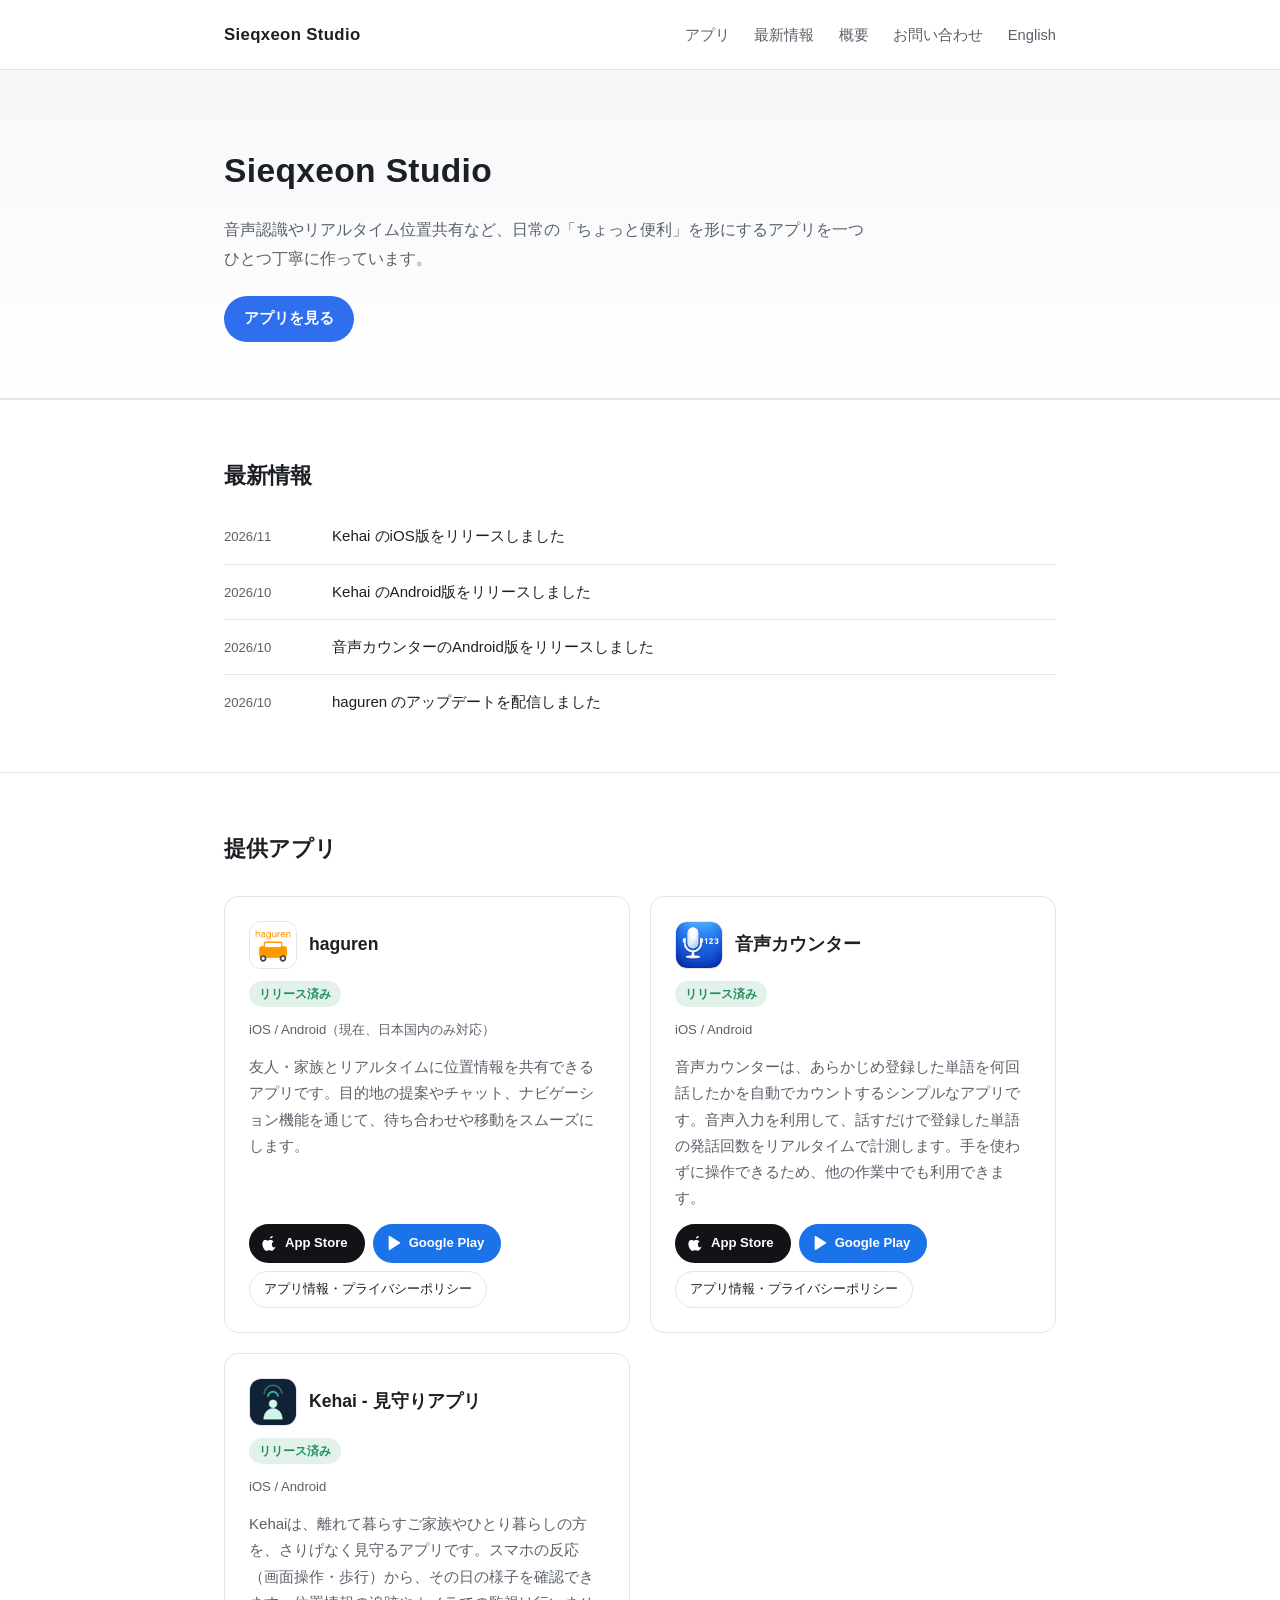
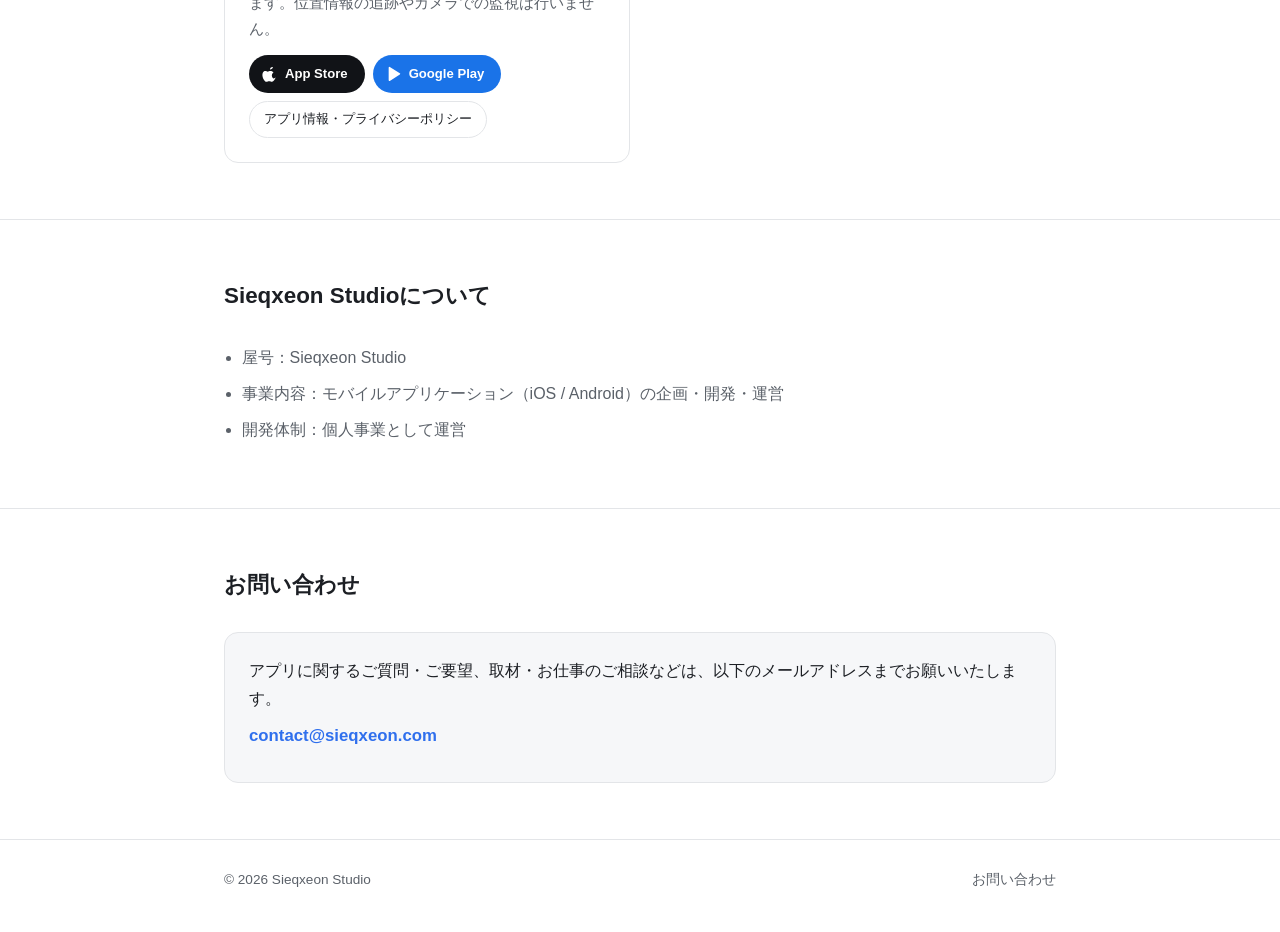
<file: index.html>
<!DOCTYPE html>
<html lang="ja">
<head>
<meta charset="UTF-8">
<meta name="viewport" content="width=device-width, initial-scale=1.0">
<title>Sieqxeon Studio</title>
<meta name="description" content="Sieqxeon Studioは、iOS/Androidアプリを開発・提供する個人開発スタジオです。">
<link rel="canonical" href="https://sieqxeon.com/">
<link rel="alternate" hreflang="ja" href="https://sieqxeon.com/">
<link rel="alternate" hreflang="en" href="https://sieqxeon.com/en/">
<link rel="alternate" hreflang="x-default" href="https://sieqxeon.com/">
<link rel="stylesheet" href="style.css">
</head>
<body>

<header class="site-header">
  <div class="wrap">
    <div class="brand">Sieqxeon Studio</div>
    <nav class="site-nav">
      <a href="#apps">アプリ</a>
      <a href="#updates">最新情報</a>
      <a href="#about">概要</a>
      <a href="#contact">お問い合わせ</a>
      <a href="en/index.html">English</a>
    </nav>
  </div>
</header>

<section class="hero">
  <div class="wrap">
    <h1>Sieqxeon Studio</h1>
    <p>音声認識やリアルタイム位置共有など、日常の「ちょっと便利」を形にするアプリを一つひとつ丁寧に作っています。</p>
    <a class="btn-primary" href="#apps">アプリを見る</a>
  </div>
</section>

<section id="updates">
  <div class="wrap">
    <h2>最新情報</h2>
    <ul class="updates-list">
      <li><time>2026/11</time> <span>Kehai のiOS版をリリースしました</span></li>
      <li><time>2026/10</time> <span>Kehai のAndroid版をリリースしました</span></li>
      <li><time>2026/10</time> <span>音声カウンターのAndroid版をリリースしました</span></li>
      <li><time>2026/10</time> <span>haguren のアップデートを配信しました</span></li>
    </ul>
  </div>
</section>

<section id="apps">
  <div class="wrap">
    <h2>提供アプリ</h2>
    <div class="app-grid">

      <div class="app-card">
        <div class="app-head">
          <img src="images/haguren-icon.png" alt="hagurenのアイコン" class="app-icon">
          <h3>haguren</h3>
        </div>
        <span class="badge live">リリース済み</span>
        <p class="platforms">iOS / Android（現在、日本国内のみ対応）</p>
        <p>友人・家族とリアルタイムに位置情報を共有できるアプリです。目的地の提案やチャット、ナビゲーション機能を通じて、待ち合わせや移動をスムーズにします。</p>
        <div class="app-links">
          <div class="store-row">
          <a class="store appstore" href="https://apps.apple.com/jp/app/haguren/id6762538890"><svg viewBox="0 0 24 24" width="16" height="16" fill="currentColor" aria-hidden="true"><path d="M16.37 1.43c0 1.14-.46 2.1-1.38 2.88-.9.76-1.98 1.2-3.08 1.1-.04-1.1.46-2.2 1.36-2.98.9-.78 2.06-1.2 3.1-1zM20.5 17.2c-.56 1.28-.83 1.86-1.55 2.98-1 1.56-2.4 3.5-4.14 3.52-1.54.02-1.94-1-4.02-1-2.08 0-2.52 1-4 1.02-1.68.02-2.96-1.68-3.96-3.24C.9 17.6-.18 13.1 1.28 10.1c.74-1.5 2.06-2.44 3.5-2.46 1.5-.02 2.9 1.02 3.82 1.02.9 0 2.62-1.26 4.42-1.08.76.04 2.86.3 4.22 2.28-.1.06-2.52 1.46-2.5 4.36.02 3.46 3.04 4.6 3.08 4.62z"/></svg>App Store</a>
          <a class="store googleplay" href="https://play.google.com/store/apps/details?id=com.sieq.haguren"><svg viewBox="0 0 24 24" width="16" height="16" fill="currentColor" aria-hidden="true"><path d="M4 2.5v19c0 .4.2.76.56.95.35.2.78.18 1.17-.06l15-9.5a1.1 1.1 0 000-1.87l-15-9.5A1.1 1.1 0 004 2.5z"/></svg>Google Play</a>
          </div>
          <a href="privacy-policy/haguren.html">アプリ情報・プライバシーポリシー</a>
        </div>
      </div>

      <div class="app-card">
        <div class="app-head">
          <img src="images/voice-word-count-icon.png" alt="音声カウンターのアイコン" class="app-icon">
          <h3>音声カウンター</h3>
        </div>
        <span class="badge live">リリース済み</span>
        <p class="platforms">iOS / Android</p>
        <p>音声カウンターは、あらかじめ登録した単語を何回話したかを自動でカウントするシンプルなアプリです。音声入力を利用して、話すだけで登録した単語の発話回数をリアルタイムで計測します。手を使わずに操作できるため、他の作業中でも利用できます。</p>
        <div class="app-links">
          <div class="store-row">
          <a class="store appstore" href="https://apps.apple.com/jp/app/%E9%9F%B3%E5%A3%B0%E3%82%AB%E3%82%A6%E3%83%B3%E3%82%BF%E3%83%BC/id6759959261"><svg viewBox="0 0 24 24" width="16" height="16" fill="currentColor" aria-hidden="true"><path d="M16.37 1.43c0 1.14-.46 2.1-1.38 2.88-.9.76-1.98 1.2-3.08 1.1-.04-1.1.46-2.2 1.36-2.98.9-.78 2.06-1.2 3.1-1zM20.5 17.2c-.56 1.28-.83 1.86-1.55 2.98-1 1.56-2.4 3.5-4.14 3.52-1.54.02-1.94-1-4.02-1-2.08 0-2.52 1-4 1.02-1.68.02-2.96-1.68-3.96-3.24C.9 17.6-.18 13.1 1.28 10.1c.74-1.5 2.06-2.44 3.5-2.46 1.5-.02 2.9 1.02 3.82 1.02.9 0 2.62-1.26 4.42-1.08.76.04 2.86.3 4.22 2.28-.1.06-2.52 1.46-2.5 4.36.02 3.46 3.04 4.6 3.08 4.62z"/></svg>App Store</a>
          <a class="store googleplay" href="https://play.google.com/store/apps/details?id=com.sieq.voskcounter"><svg viewBox="0 0 24 24" width="16" height="16" fill="currentColor" aria-hidden="true"><path d="M4 2.5v19c0 .4.2.76.56.95.35.2.78.18 1.17-.06l15-9.5a1.1 1.1 0 000-1.87l-15-9.5A1.1 1.1 0 004 2.5z"/></svg>Google Play</a>
          </div>
          <a href="privacy-policy/voicecount.html">アプリ情報・プライバシーポリシー</a>
        </div>
      </div>

      <div class="app-card">
        <div class="app-head">
          <img src="images/kehai-icon.png" alt="Kehaiのアイコン" class="app-icon">
          <h3>Kehai - 見守りアプリ</h3>
        </div>
        <span class="badge live">リリース済み</span>
        <p class="platforms">iOS / Android</p>
        <p>Kehaiは、離れて暮らすご家族やひとり暮らしの方を、さりげなく見守るアプリです。スマホの反応（画面操作・歩行）から、その日の様子を確認できます。位置情報の追跡やカメラでの監視は行いません。</p>
        <div class="app-links">
          <div class="store-row">
          <a class="store appstore" href="https://apps.apple.com/jp/app/kehai/id6794115521"><svg viewBox="0 0 24 24" width="16" height="16" fill="currentColor" aria-hidden="true"><path d="M16.37 1.43c0 1.14-.46 2.1-1.38 2.88-.9.76-1.98 1.2-3.08 1.1-.04-1.1.46-2.2 1.36-2.98.9-.78 2.06-1.2 3.1-1zM20.5 17.2c-.56 1.28-.83 1.86-1.55 2.98-1 1.56-2.4 3.5-4.14 3.52-1.54.02-1.94-1-4.02-1-2.08 0-2.52 1-4 1.02-1.68.02-2.96-1.68-3.96-3.24C.9 17.6-.18 13.1 1.28 10.1c.74-1.5 2.06-2.44 3.5-2.46 1.5-.02 2.9 1.02 3.82 1.02.9 0 2.62-1.26 4.42-1.08.76.04 2.86.3 4.22 2.28-.1.06-2.52 1.46-2.5 4.36.02 3.46 3.04 4.6 3.08 4.62z"/></svg>App Store</a>
          <a class="store googleplay" href="https://play.google.com/store/apps/details?id=com.sieq.ripple"><svg viewBox="0 0 24 24" width="16" height="16" fill="currentColor" aria-hidden="true"><path d="M4 2.5v19c0 .4.2.76.56.95.35.2.78.18 1.17-.06l15-9.5a1.1 1.1 0 000-1.87l-15-9.5A1.1 1.1 0 004 2.5z"/></svg>Google Play</a>
          </div>
          <a href="privacy-policy/kehai.html">アプリ情報・プライバシーポリシー</a>
        </div>
      </div>

    </div>
  </div>
</section>

<section id="about">
  <div class="wrap">
    <h2>Sieqxeon Studioについて</h2>
    <ul class="about-list">
      <li>屋号：Sieqxeon Studio</li>
      <li>事業内容：モバイルアプリケーション（iOS / Android）の企画・開発・運営</li>
      <li>開発体制：個人事業として運営</li>
    </ul>
  </div>
</section>

<section id="contact">
  <div class="wrap">
    <h2>お問い合わせ</h2>
    <div class="contact-box">
      <p>アプリに関するご質問・ご要望、取材・お仕事のご相談などは、以下のメールアドレスまでお願いいたします。</p>
      <p class="email"><a href="mailto:contact@sieqxeon.com">contact@sieqxeon.com</a></p>
    </div>
  </div>
</section>

<footer class="site-footer">
  <div class="wrap">
    <span>&copy; <span id="year"></span> Sieqxeon Studio</span>
    <a href="mailto:contact@sieqxeon.com">お問い合わせ</a>
  </div>
</footer>

<script>
  document.getElementById('year').textContent = new Date().getFullYear();
</script>

</body>
</html>
</file>
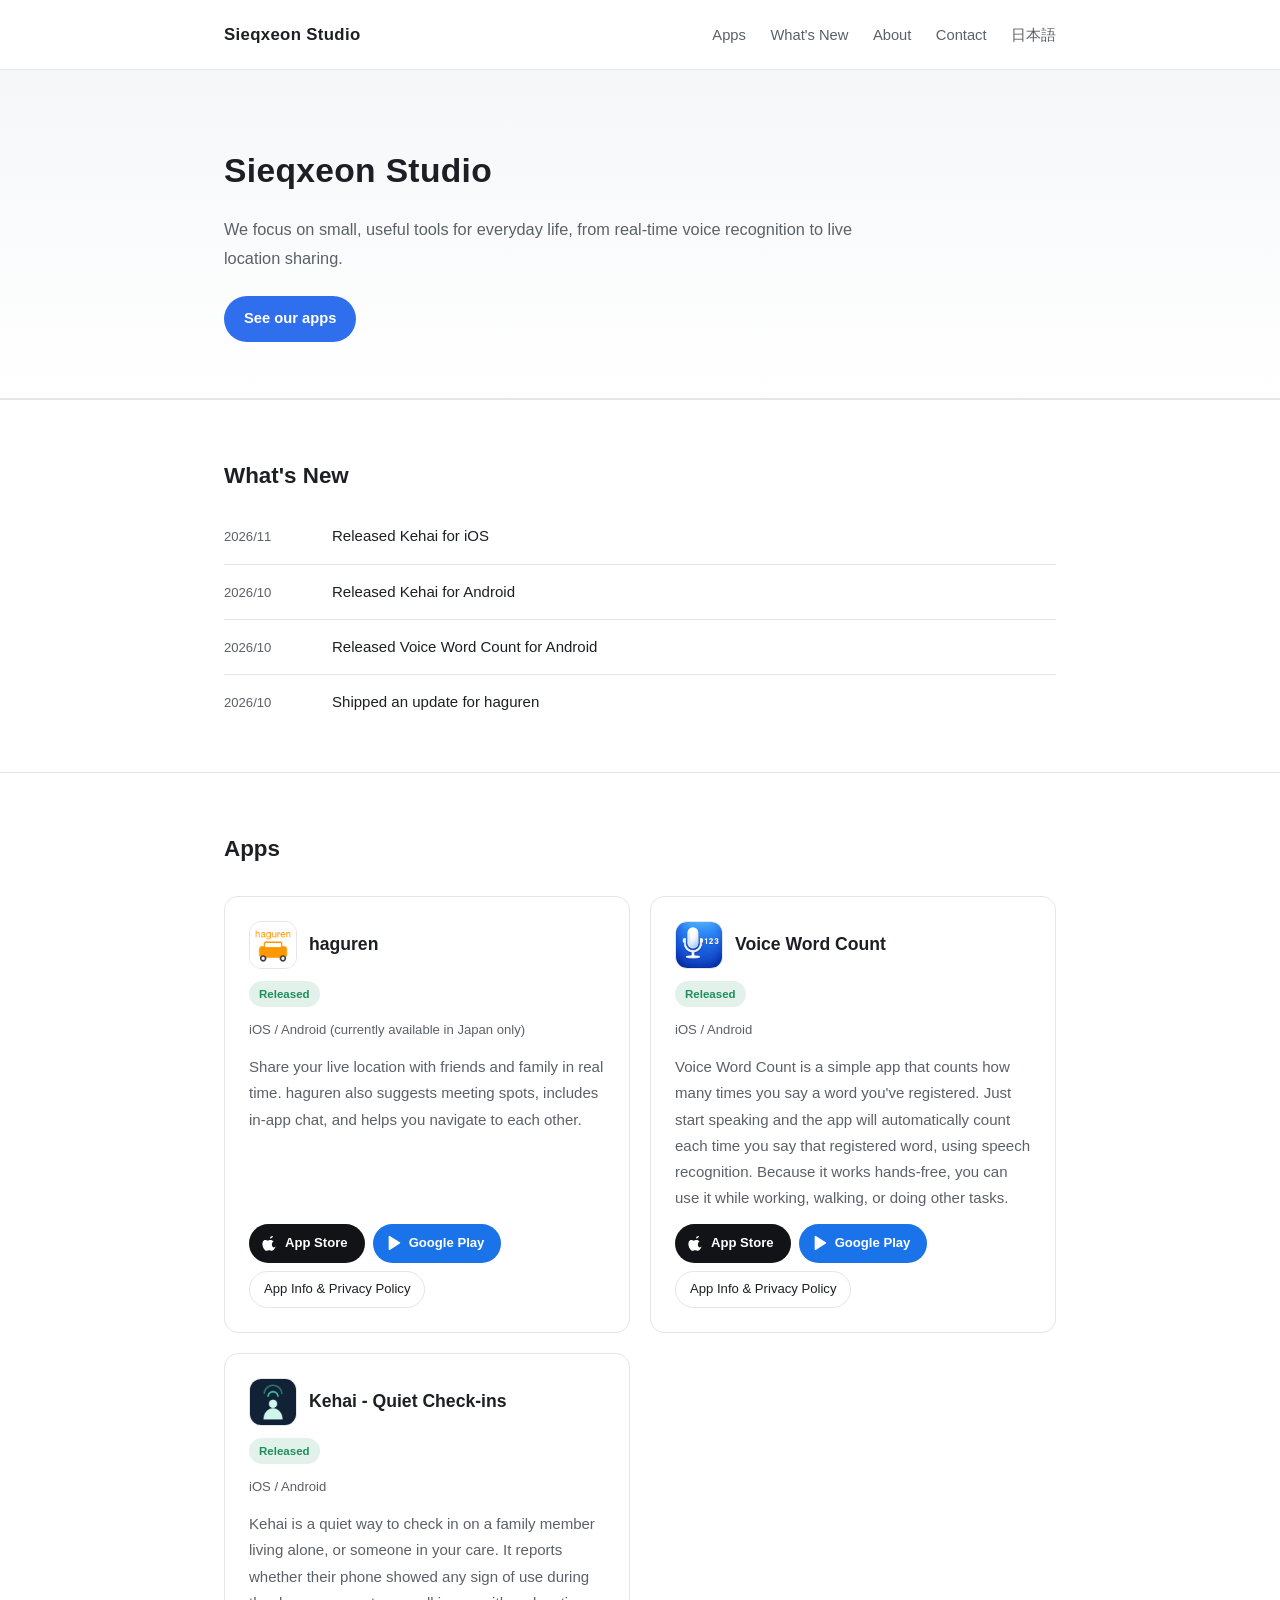
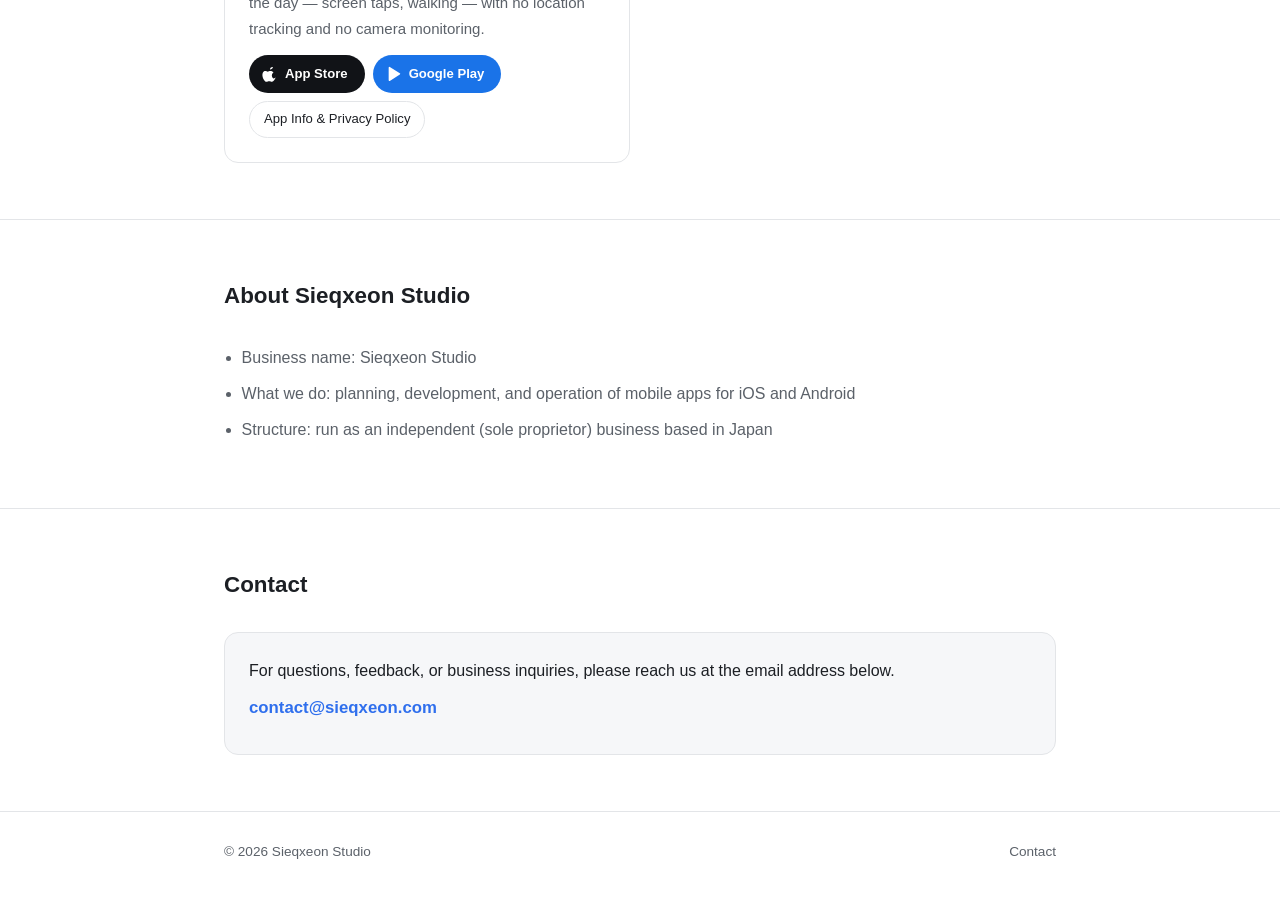
<file: en/index.html>
<!DOCTYPE html>
<html lang="en">
<head>
<meta charset="UTF-8">
<meta name="viewport" content="width=device-width, initial-scale=1.0">
<title>Sieqxeon Studio</title>
<meta name="description" content="Sieqxeon Studio is an independent mobile app studio building iOS and Android apps.">
<link rel="canonical" href="https://sieqxeon.com/en/">
<link rel="alternate" hreflang="ja" href="https://sieqxeon.com/">
<link rel="alternate" hreflang="en" href="https://sieqxeon.com/en/">
<link rel="alternate" hreflang="x-default" href="https://sieqxeon.com/">
<link rel="stylesheet" href="../style.css">
</head>
<body>

<header class="site-header">
  <div class="wrap">
    <div class="brand">Sieqxeon Studio</div>
    <nav class="site-nav">
      <a href="#apps">Apps</a>
      <a href="#updates">What's New</a>
      <a href="#about">About</a>
      <a href="#contact">Contact</a>
      <a href="../index.html">日本語</a>
    </nav>
  </div>
</header>

<section class="hero">
  <div class="wrap">
    <h1>Sieqxeon Studio</h1>
    <p>We focus on small, useful tools for everyday life, from real-time voice recognition to live location sharing.</p>
    <a class="btn-primary" href="#apps">See our apps</a>
  </div>
</section>

<section id="updates">
  <div class="wrap">
    <h2>What's New</h2>
    <ul class="updates-list">
      <li><time>2026/11</time> <span>Released Kehai for iOS</span></li>
      <li><time>2026/10</time> <span>Released Kehai for Android</span></li>
      <li><time>2026/10</time> <span>Released Voice Word Count for Android</span></li>
      <li><time>2026/10</time> <span>Shipped an update for haguren</span></li>
    </ul>
  </div>
</section>

<section id="apps">
  <div class="wrap">
    <h2>Apps</h2>
    <div class="app-grid">

      <div class="app-card">
        <div class="app-head">
          <img src="../images/haguren-icon.png" alt="haguren app icon" class="app-icon">
          <h3>haguren</h3>
        </div>
        <span class="badge live">Released</span>
        <p class="platforms">iOS / Android (currently available in Japan only)</p>
        <p>Share your live location with friends and family in real time. haguren also suggests meeting spots, includes in-app chat, and helps you navigate to each other.</p>
        <div class="app-links">
          <div class="store-row">
          <a class="store appstore" href="https://apps.apple.com/jp/app/haguren/id6762538890"><svg viewBox="0 0 24 24" width="16" height="16" fill="currentColor" aria-hidden="true"><path d="M16.37 1.43c0 1.14-.46 2.1-1.38 2.88-.9.76-1.98 1.2-3.08 1.1-.04-1.1.46-2.2 1.36-2.98.9-.78 2.06-1.2 3.1-1zM20.5 17.2c-.56 1.28-.83 1.86-1.55 2.98-1 1.56-2.4 3.5-4.14 3.52-1.54.02-1.94-1-4.02-1-2.08 0-2.52 1-4 1.02-1.68.02-2.96-1.68-3.96-3.24C.9 17.6-.18 13.1 1.28 10.1c.74-1.5 2.06-2.44 3.5-2.46 1.5-.02 2.9 1.02 3.82 1.02.9 0 2.62-1.26 4.42-1.08.76.04 2.86.3 4.22 2.28-.1.06-2.52 1.46-2.5 4.36.02 3.46 3.04 4.6 3.08 4.62z"/></svg>App Store</a>
          <a class="store googleplay" href="https://play.google.com/store/apps/details?id=com.sieq.haguren"><svg viewBox="0 0 24 24" width="16" height="16" fill="currentColor" aria-hidden="true"><path d="M4 2.5v19c0 .4.2.76.56.95.35.2.78.18 1.17-.06l15-9.5a1.1 1.1 0 000-1.87l-15-9.5A1.1 1.1 0 004 2.5z"/></svg>Google Play</a>
          </div>
          <a href="../privacy-policy/haguren.html">App Info &amp; Privacy Policy</a>
        </div>
      </div>

      <div class="app-card">
        <div class="app-head">
          <img src="../images/voice-word-count-icon.png" alt="Voice Word Count app icon" class="app-icon">
          <h3>Voice Word Count</h3>
        </div>
        <span class="badge live">Released</span>
        <p class="platforms">iOS / Android</p>
        <p>Voice Word Count is a simple app that counts how many times you say a word you've registered. Just start speaking and the app will automatically count each time you say that registered word, using speech recognition. Because it works hands-free, you can use it while working, walking, or doing other tasks.</p>
        <div class="app-links">
          <div class="store-row">
          <a class="store appstore" href="https://apps.apple.com/us/app/id6759959261"><svg viewBox="0 0 24 24" width="16" height="16" fill="currentColor" aria-hidden="true"><path d="M16.37 1.43c0 1.14-.46 2.1-1.38 2.88-.9.76-1.98 1.2-3.08 1.1-.04-1.1.46-2.2 1.36-2.98.9-.78 2.06-1.2 3.1-1zM20.5 17.2c-.56 1.28-.83 1.86-1.55 2.98-1 1.56-2.4 3.5-4.14 3.52-1.54.02-1.94-1-4.02-1-2.08 0-2.52 1-4 1.02-1.68.02-2.96-1.68-3.96-3.24C.9 17.6-.18 13.1 1.28 10.1c.74-1.5 2.06-2.44 3.5-2.46 1.5-.02 2.9 1.02 3.82 1.02.9 0 2.62-1.26 4.42-1.08.76.04 2.86.3 4.22 2.28-.1.06-2.52 1.46-2.5 4.36.02 3.46 3.04 4.6 3.08 4.62z"/></svg>App Store</a>
          <a class="store googleplay" href="https://play.google.com/store/apps/details?id=com.sieq.voskcounter"><svg viewBox="0 0 24 24" width="16" height="16" fill="currentColor" aria-hidden="true"><path d="M4 2.5v19c0 .4.2.76.56.95.35.2.78.18 1.17-.06l15-9.5a1.1 1.1 0 000-1.87l-15-9.5A1.1 1.1 0 004 2.5z"/></svg>Google Play</a>
          </div>
          <a href="../privacy-policy/voicecount.html">App Info &amp; Privacy Policy</a>
        </div>
      </div>

      <div class="app-card">
        <div class="app-head">
          <img src="../images/kehai-icon.png" alt="Kehai app icon" class="app-icon">
          <h3>Kehai - Quiet Check-ins</h3>
        </div>
        <span class="badge live">Released</span>
        <p class="platforms">iOS / Android</p>
        <p>Kehai is a quiet way to check in on a family member living alone, or someone in your care. It reports whether their phone showed any sign of use during the day — screen taps, walking — with no location tracking and no camera monitoring.</p>
        <div class="app-links">
          <div class="store-row">
          <a class="store appstore" href="https://apps.apple.com/jp/app/kehai/id6794115521"><svg viewBox="0 0 24 24" width="16" height="16" fill="currentColor" aria-hidden="true"><path d="M16.37 1.43c0 1.14-.46 2.1-1.38 2.88-.9.76-1.98 1.2-3.08 1.1-.04-1.1.46-2.2 1.36-2.98.9-.78 2.06-1.2 3.1-1zM20.5 17.2c-.56 1.28-.83 1.86-1.55 2.98-1 1.56-2.4 3.5-4.14 3.52-1.54.02-1.94-1-4.02-1-2.08 0-2.52 1-4 1.02-1.68.02-2.96-1.68-3.96-3.24C.9 17.6-.18 13.1 1.28 10.1c.74-1.5 2.06-2.44 3.5-2.46 1.5-.02 2.9 1.02 3.82 1.02.9 0 2.62-1.26 4.42-1.08.76.04 2.86.3 4.22 2.28-.1.06-2.52 1.46-2.5 4.36.02 3.46 3.04 4.6 3.08 4.62z"/></svg>App Store</a>
          <a class="store googleplay" href="https://play.google.com/store/apps/details?id=com.sieq.ripple"><svg viewBox="0 0 24 24" width="16" height="16" fill="currentColor" aria-hidden="true"><path d="M4 2.5v19c0 .4.2.76.56.95.35.2.78.18 1.17-.06l15-9.5a1.1 1.1 0 000-1.87l-15-9.5A1.1 1.1 0 004 2.5z"/></svg>Google Play</a>
          </div>
          <a href="../privacy-policy/kehai.html">App Info &amp; Privacy Policy</a>
        </div>
      </div>

    </div>
  </div>
</section>

<section id="about">
  <div class="wrap">
    <h2>About Sieqxeon Studio</h2>
    <ul class="about-list">
      <li>Business name: Sieqxeon Studio</li>
      <li>What we do: planning, development, and operation of mobile apps for iOS and Android</li>
      <li>Structure: run as an independent (sole proprietor) business based in Japan</li>
    </ul>
  </div>
</section>

<section id="contact">
  <div class="wrap">
    <h2>Contact</h2>
    <div class="contact-box">
      <p>For questions, feedback, or business inquiries, please reach us at the email address below.</p>
      <p class="email"><a href="mailto:contact@sieqxeon.com">contact@sieqxeon.com</a></p>
    </div>
  </div>
</section>

<footer class="site-footer">
  <div class="wrap">
    <span>&copy; <span id="year"></span> Sieqxeon Studio</span>
    <a href="mailto:contact@sieqxeon.com">Contact</a>
  </div>
</footer>

<script>
  document.getElementById('year').textContent = new Date().getFullYear();
</script>

</body>
</html>
</file>
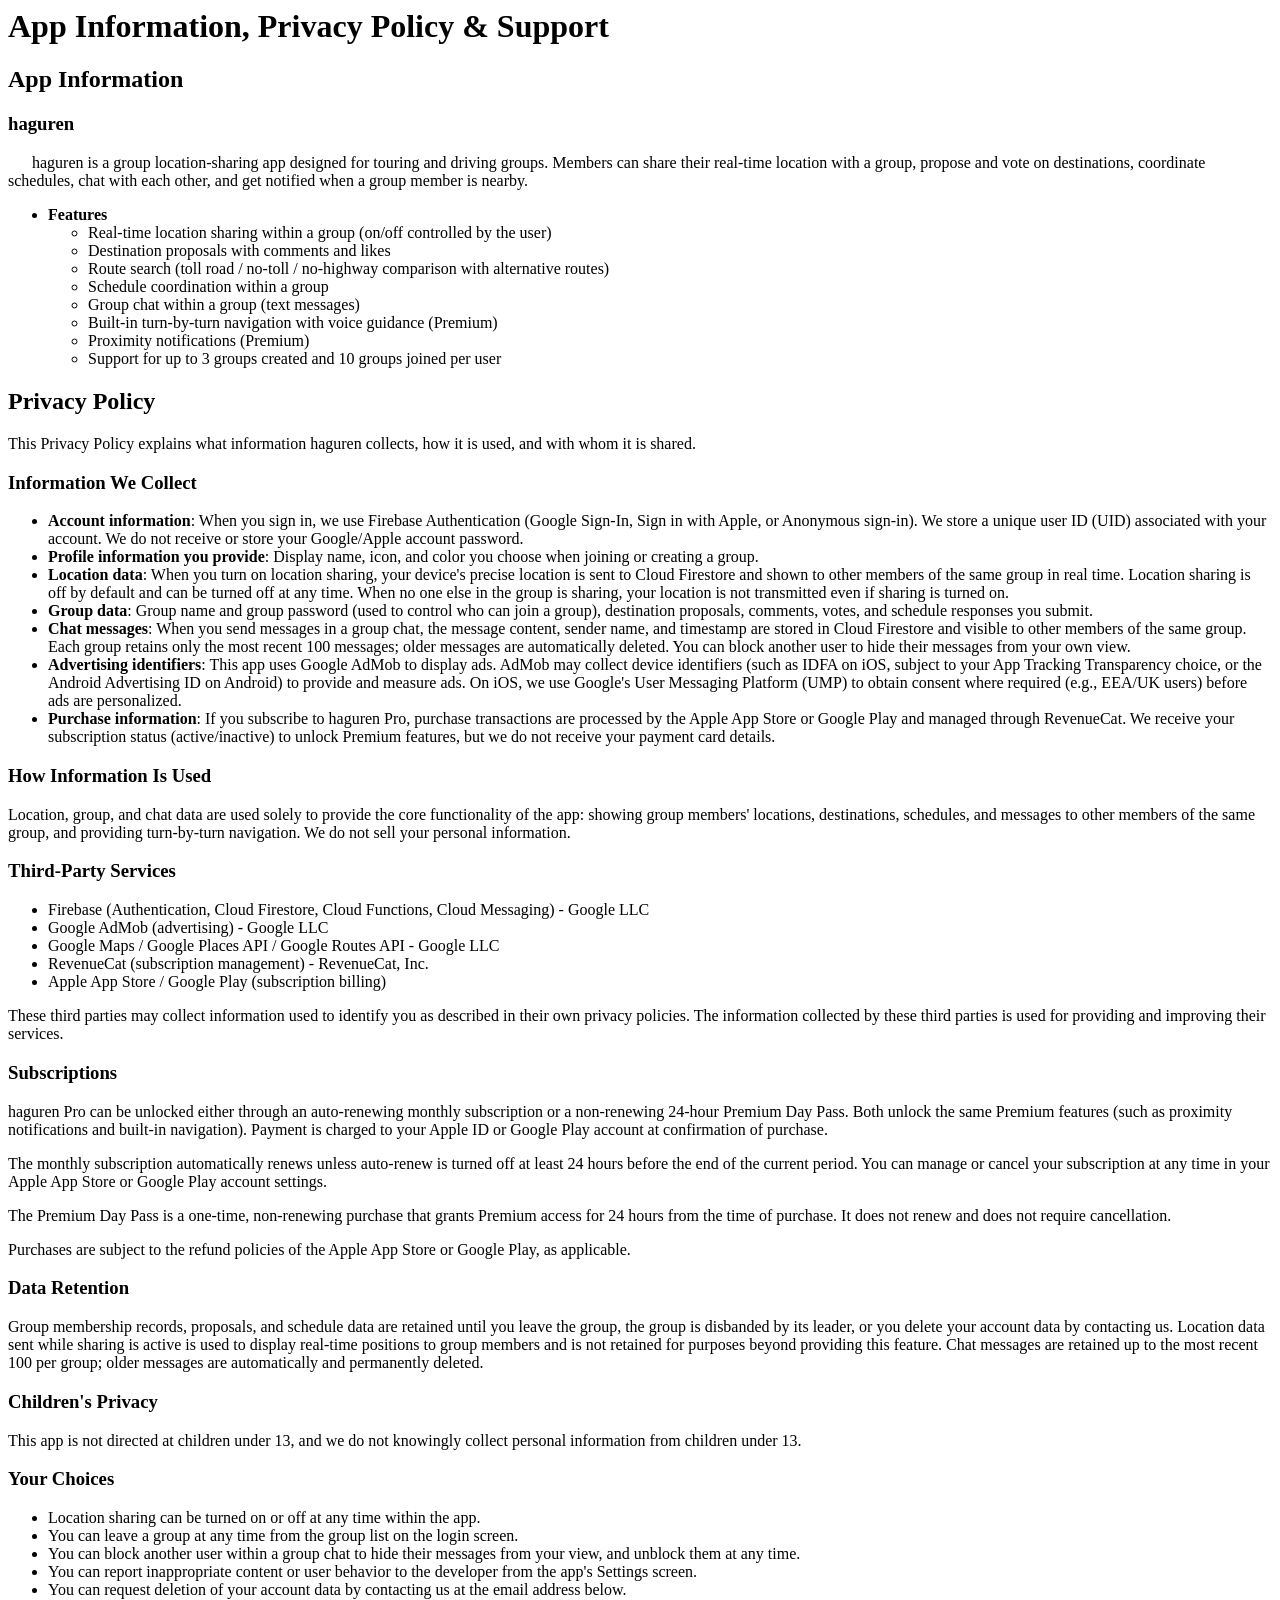
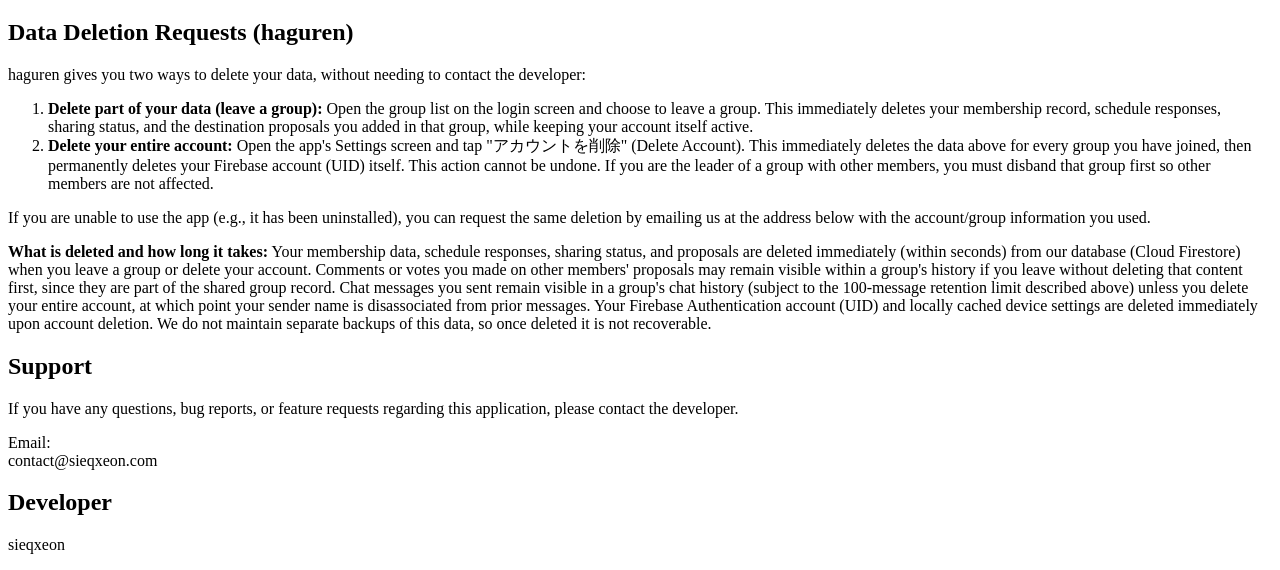
<file: privacy-policy/haguren.html>
<html>
<head>
<meta charset="utf-8">
<meta name="viewport" content="width=device-width, initial-scale=1.0">
<title>haguren - Policy, Support & App Information</title>
<link rel="canonical" href="https://sieqxeon.com/privacy-policy/haguren.html">
</head>

<body>

<h1>App Information, Privacy Policy & Support</h1>

<h2>App Information</h2>

<h3>haguren</h3>

<p style="text-indent:1.5em;">
haguren is a group location-sharing app designed for touring and driving groups.
Members can share their real-time location with a group, propose and vote on
destinations, coordinate schedules, chat with each other, and get notified when
a group member is nearby.
</p>

<ul>
<li><b>Features</b>
    <ul>
        <li>Real-time location sharing within a group (on/off controlled by the user)</li>
        <li>Destination proposals with comments and likes</li>
        <li>Route search (toll road / no-toll / no-highway comparison with alternative routes)</li>
        <li>Schedule coordination within a group</li>
        <li>Group chat within a group (text messages)</li>
        <li>Built-in turn-by-turn navigation with voice guidance (Premium)</li>
        <li>Proximity notifications (Premium)</li>
        <li>Support for up to 3 groups created and 10 groups joined per user</li>
    </ul>
</li>
</ul>

<h2>Privacy Policy</h2>

<p>
This Privacy Policy explains what information haguren collects, how it is used,
and with whom it is shared.
</p>

<h3>Information We Collect</h3>

<ul>
<li>
<b>Account information</b>: When you sign in, we use Firebase Authentication
(Google Sign-In, Sign in with Apple, or Anonymous sign-in). We store a unique
user ID (UID) associated with your account. We do not receive or store your
Google/Apple account password.
</li>
<li>
<b>Profile information you provide</b>: Display name, icon, and color you choose
when joining or creating a group.
</li>
<li>
<b>Location data</b>: When you turn on location sharing, your device's precise
location is sent to Cloud Firestore and shown to other members of the same group
in real time. Location sharing is off by default and can be turned off at any time.
When no one else in the group is sharing, your location is not transmitted even if
sharing is turned on.
</li>
<li>
<b>Group data</b>: Group name and group password (used to control who can join
a group), destination proposals, comments, votes, and schedule responses you submit.
</li>
<li>
<b>Chat messages</b>: When you send messages in a group chat, the message content,
sender name, and timestamp are stored in Cloud Firestore and visible to other
members of the same group. Each group retains only the most recent 100 messages;
older messages are automatically deleted. You can block another user to hide their
messages from your own view.
</li>
<li>
<b>Advertising identifiers</b>: This app uses Google AdMob to display ads. AdMob
may collect device identifiers (such as IDFA on iOS, subject to your App Tracking
Transparency choice, or the Android Advertising ID on Android) to provide and
measure ads. On iOS, we use Google's User Messaging Platform (UMP) to obtain
consent where required (e.g., EEA/UK users) before ads are personalized.
</li>
<li>
<b>Purchase information</b>: If you subscribe to haguren Pro, purchase
transactions are processed by the Apple App Store or Google Play and managed
through RevenueCat. We receive your subscription status (active/inactive) to
unlock Premium features, but we do not receive your payment card details.
</li>
</ul>

<h3>How Information Is Used</h3>

<p>
Location, group, and chat data are used solely to provide the core functionality
of the app: showing group members' locations, destinations, schedules, and
messages to other members of the same group, and providing turn-by-turn
navigation. We do not sell your personal information.
</p>

<h3>Third-Party Services</h3>

<ul>
<li>Firebase (Authentication, Cloud Firestore, Cloud Functions, Cloud Messaging) - Google LLC</li>
<li>Google AdMob (advertising) - Google LLC</li>
<li>Google Maps / Google Places API / Google Routes API - Google LLC</li>
<li>RevenueCat (subscription management) - RevenueCat, Inc.</li>
<li>Apple App Store / Google Play (subscription billing)</li>
</ul>

<p>
These third parties may collect information used to identify you as described in
their own privacy policies. The information collected by these third parties is
used for providing and improving their services.
</p>

<h3>Subscriptions</h3>

<p>
haguren Pro can be unlocked either through an auto-renewing monthly
subscription or a non-renewing 24-hour Premium Day Pass. Both unlock the same
Premium features (such as proximity notifications and built-in navigation).
Payment is charged to your Apple ID or Google Play account at confirmation of
purchase.
</p>

<p>
The monthly subscription automatically renews unless auto-renew is turned off
at least 24 hours before the end of the current period. You can manage or
cancel your subscription at any time in your Apple App Store or Google Play
account settings.
</p>

<p>
The Premium Day Pass is a one-time, non-renewing purchase that grants Premium
access for 24 hours from the time of purchase. It does not renew and does not
require cancellation.
</p>

<p>
Purchases are subject to the refund policies of the Apple App Store or Google
Play, as applicable.
</p>

<h3>Data Retention</h3>

<p>
Group membership records, proposals, and schedule data are retained until you
leave the group, the group is disbanded by its leader, or you delete your account
data by contacting us. Location data sent while sharing is active is used to
display real-time positions to group members and is not retained for purposes
beyond providing this feature. Chat messages are retained up to the most recent
100 per group; older messages are automatically and permanently deleted.
</p>

<h3>Children's Privacy</h3>

<p>
This app is not directed at children under 13, and we do not knowingly collect
personal information from children under 13.
</p>

<h3>Your Choices</h3>

<ul>
<li>Location sharing can be turned on or off at any time within the app.</li>
<li>You can leave a group at any time from the group list on the login screen.</li>
<li>You can block another user within a group chat to hide their messages from
your view, and unblock them at any time.</li>
<li>You can report inappropriate content or user behavior to the developer from
the app's Settings screen.</li>
<li>You can request deletion of your account data by contacting us at the email
address below.</li>
</ul>

<h2 id="data-deletion">Data Deletion Requests (haguren)</h2>

<p>
haguren gives you two ways to delete your data, without needing to contact the
developer:
</p>

<ol>
<li>
<b>Delete part of your data (leave a group):</b> Open the group list on the
login screen and choose to leave a group. This immediately deletes your
membership record, schedule responses, sharing status, and the destination
proposals you added in that group, while keeping your account itself active.
</li>
<li>
<b>Delete your entire account:</b> Open the app's Settings screen and tap
"アカウントを削除" (Delete Account). This immediately deletes the data above
for every group you have joined, then permanently deletes your Firebase
account (UID) itself. This action cannot be undone. If you are the leader of
a group with other members, you must disband that group first so other
members are not affected.
</li>
</ol>

<p>
If you are unable to use the app (e.g., it has been uninstalled), you can
request the same deletion by emailing us at the address below with the
account/group information you used.
</p>

<p>
<b>What is deleted and how long it takes:</b> Your membership data, schedule
responses, sharing status, and proposals are deleted immediately (within
seconds) from our database (Cloud Firestore) when you leave a group or delete
your account. Comments or votes you made on other members' proposals may
remain visible within a group's history if you leave without deleting that
content first, since they are part of the shared group record. Chat messages
you sent remain visible in a group's chat history (subject to the 100-message
retention limit described above) unless you delete your entire account, at
which point your sender name is disassociated from prior messages. Your
Firebase Authentication account (UID) and locally cached device settings are
deleted immediately upon account deletion. We do not maintain separate backups
of this data, so once deleted it is not recoverable.
</p>

<h2>Support</h2>

<p>If you have any questions, bug reports, or feature requests regarding this application, please contact the developer.</p>

<p>Email:<br>
contact@sieqxeon.com
</p>

<h2>Developer</h2>

<p>sieqxeon</p>

</body>
</html>
</file>
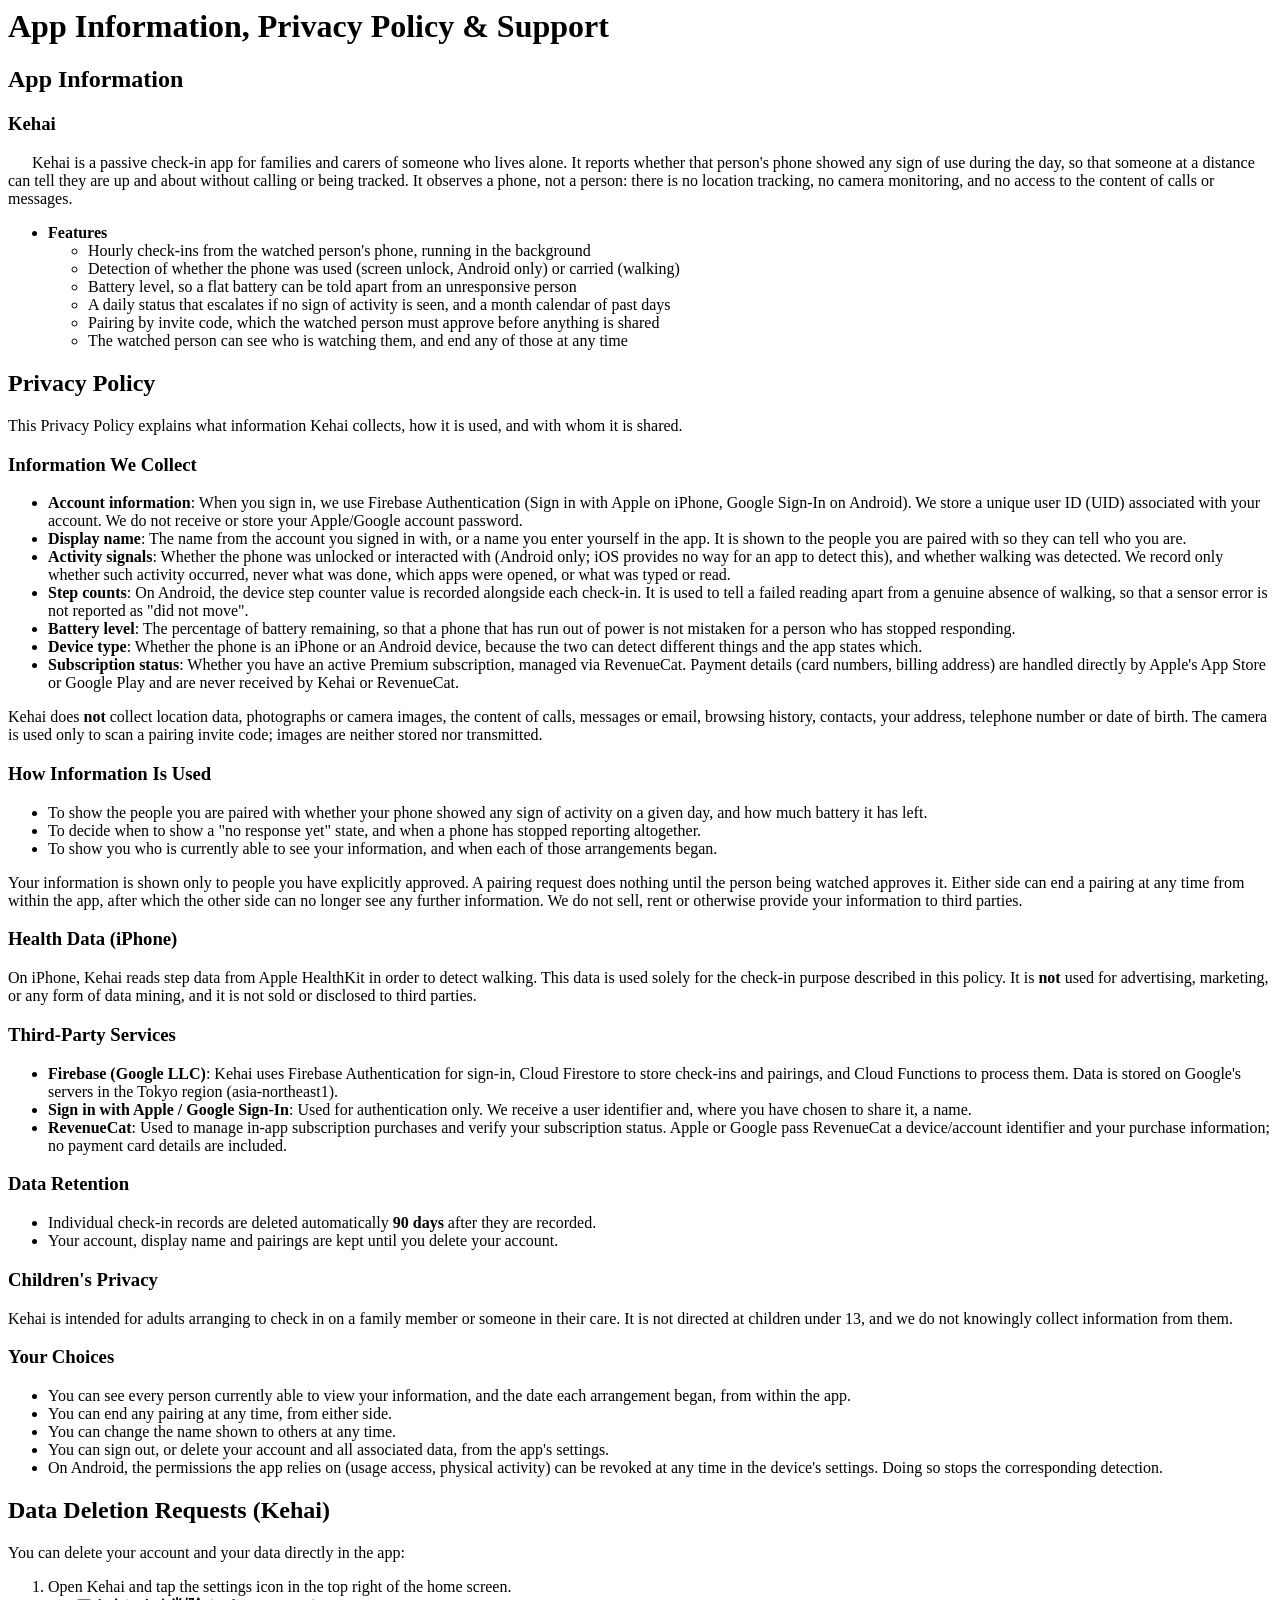
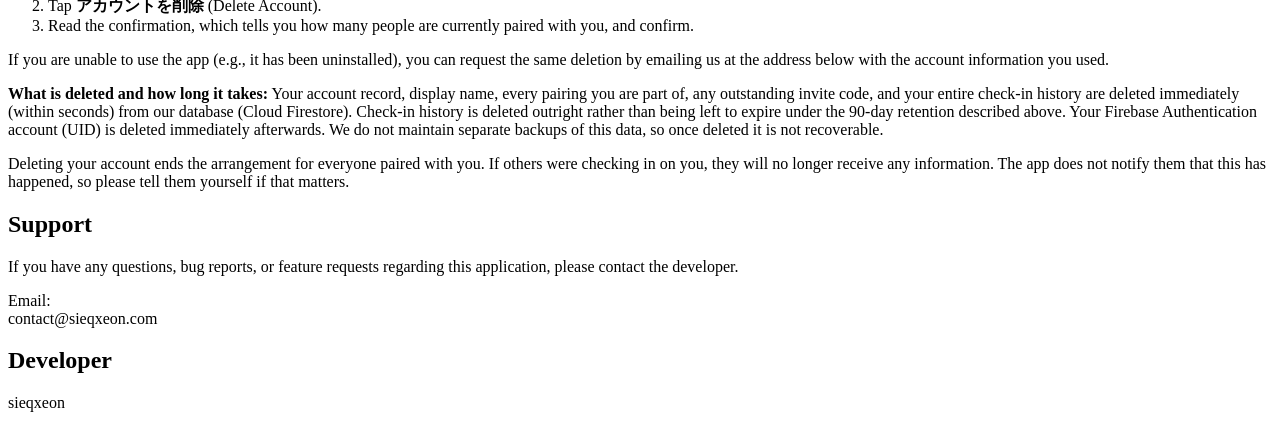
<file: privacy-policy/kehai.html>
<html>
<head>
<meta charset="utf-8">
<meta name="viewport" content="width=device-width, initial-scale=1.0">
<title>Kehai - Policy, Support &amp; App Information</title>
<link rel="canonical" href="https://sieqxeon.com/privacy-policy/kehai.html">
</head>

<body>

<h1>App Information, Privacy Policy &amp; Support</h1>

<h2>App Information</h2>

<h3>Kehai</h3>

<p style="text-indent:1.5em;">
Kehai is a passive check-in app for families and carers of someone who lives
alone. It reports whether that person's phone showed any sign of use during the
day, so that someone at a distance can tell they are up and about without
calling or being tracked. It observes a phone, not a person: there is no
location tracking, no camera monitoring, and no access to the content of calls
or messages.
</p>

<ul>
<li><b>Features</b>
    <ul>
        <li>Hourly check-ins from the watched person's phone, running in the background</li>
        <li>Detection of whether the phone was used (screen unlock, Android only) or carried (walking)</li>
        <li>Battery level, so a flat battery can be told apart from an unresponsive person</li>
        <li>A daily status that escalates if no sign of activity is seen, and a month calendar of past days</li>
        <li>Pairing by invite code, which the watched person must approve before anything is shared</li>
        <li>The watched person can see who is watching them, and end any of those at any time</li>
    </ul>
</li>
</ul>

<h2>Privacy Policy</h2>

<p>
This Privacy Policy explains what information Kehai collects, how it is used,
and with whom it is shared.
</p>

<h3>Information We Collect</h3>

<ul>
<li>
<b>Account information</b>: When you sign in, we use Firebase Authentication
(Sign in with Apple on iPhone, Google Sign-In on Android). We store a unique
user ID (UID) associated with your account. We do not receive or store your
Apple/Google account password.
</li>
<li>
<b>Display name</b>: The name from the account you signed in with, or a name you
enter yourself in the app. It is shown to the people you are paired with so they
can tell who you are.
</li>
<li>
<b>Activity signals</b>: Whether the phone was unlocked or interacted with
(Android only; iOS provides no way for an app to detect this), and whether
walking was detected. We record only whether such activity occurred, never what
was done, which apps were opened, or what was typed or read.
</li>
<li>
<b>Step counts</b>: On Android, the device step counter value is recorded
alongside each check-in. It is used to tell a failed reading apart from a
genuine absence of walking, so that a sensor error is not reported as "did not
move".
</li>
<li>
<b>Battery level</b>: The percentage of battery remaining, so that a phone that
has run out of power is not mistaken for a person who has stopped responding.
</li>
<li>
<b>Device type</b>: Whether the phone is an iPhone or an Android device, because
the two can detect different things and the app states which.
</li>
<li>
<b>Subscription status</b>: Whether you have an active Premium subscription,
managed via RevenueCat. Payment details (card numbers, billing address) are
handled directly by Apple's App Store or Google Play and are never received by
Kehai or RevenueCat.
</li>
</ul>

<p>
Kehai does <b>not</b> collect location data, photographs or camera images, the
content of calls, messages or email, browsing history, contacts, your address,
telephone number or date of birth. The camera is used only to scan a pairing
invite code; images are neither stored nor transmitted.
</p>

<h3>How Information Is Used</h3>

<ul>
<li>
To show the people you are paired with whether your phone showed any sign of
activity on a given day, and how much battery it has left.
</li>
<li>
To decide when to show a "no response yet" state, and when a phone has stopped
reporting altogether.
</li>
<li>
To show you who is currently able to see your information, and when each of
those arrangements began.
</li>
</ul>

<p>
Your information is shown only to people you have explicitly approved. A pairing
request does nothing until the person being watched approves it. Either side can
end a pairing at any time from within the app, after which the other side can no
longer see any further information. We do not sell, rent or otherwise provide
your information to third parties.
</p>

<h3>Health Data (iPhone)</h3>

<p>
On iPhone, Kehai reads step data from Apple HealthKit in order to detect
walking. This data is used solely for the check-in purpose described in this
policy. It is <b>not</b> used for advertising, marketing, or any form of data
mining, and it is not sold or disclosed to third parties.
</p>

<h3>Third-Party Services</h3>

<ul>
<li>
<b>Firebase (Google LLC)</b>: Kehai uses Firebase Authentication for sign-in,
Cloud Firestore to store check-ins and pairings, and Cloud Functions to process
them. Data is stored on Google's servers in the Tokyo region
(asia-northeast1).
</li>
<li>
<b>Sign in with Apple / Google Sign-In</b>: Used for authentication only. We
receive a user identifier and, where you have chosen to share it, a name.
</li>
<li>
<b>RevenueCat</b>: Used to manage in-app subscription purchases and verify
your subscription status. Apple or Google pass RevenueCat a device/account
identifier and your purchase information; no payment card details are
included.
</li>
</ul>

<h3>Data Retention</h3>

<ul>
<li>
Individual check-in records are deleted automatically <b>90 days</b> after they
are recorded.
</li>
<li>
Your account, display name and pairings are kept until you delete your account.
</li>
</ul>

<h3>Children's Privacy</h3>

<p>
Kehai is intended for adults arranging to check in on a family member or someone
in their care. It is not directed at children under 13, and we do not knowingly
collect information from them.
</p>

<h3>Your Choices</h3>

<ul>
<li>
You can see every person currently able to view your information, and the date
each arrangement began, from within the app.
</li>
<li>
You can end any pairing at any time, from either side.
</li>
<li>
You can change the name shown to others at any time.
</li>
<li>
You can sign out, or delete your account and all associated data, from the app's
settings.
</li>
<li>
On Android, the permissions the app relies on (usage access, physical activity)
can be revoked at any time in the device's settings. Doing so stops the
corresponding detection.
</li>
</ul>

<h2 id="data-deletion">Data Deletion Requests (Kehai)</h2>

<p>You can delete your account and your data directly in the app:</p>

<ol>
<li>Open Kehai and tap the settings icon in the top right of the home screen.</li>
<li>Tap <b>アカウントを削除</b> (Delete Account).</li>
<li>Read the confirmation, which tells you how many people are currently paired
with you, and confirm.</li>
</ol>

<p>
If you are unable to use the app (e.g., it has been uninstalled), you can request
the same deletion by emailing us at the address below with the account
information you used.
</p>

<p>
<b>What is deleted and how long it takes:</b> Your account record, display name,
every pairing you are part of, any outstanding invite code, and your entire
check-in history are deleted immediately (within seconds) from our database
(Cloud Firestore). Check-in history is deleted outright rather than being left to
expire under the 90-day retention described above. Your Firebase Authentication
account (UID) is deleted immediately afterwards. We do not maintain separate
backups of this data, so once deleted it is not recoverable.
</p>

<p>
Deleting your account ends the arrangement for everyone paired with you. If
others were checking in on you, they will no longer receive any information. The
app does not notify them that this has happened, so please tell them yourself if
that matters.
</p>

<h2>Support</h2>

<p>If you have any questions, bug reports, or feature requests regarding this application, please contact the developer.</p>

<p>Email:<br>
contact@sieqxeon.com
</p>

<h2>Developer</h2>

<p>sieqxeon</p>

</body>
</html>
</file>
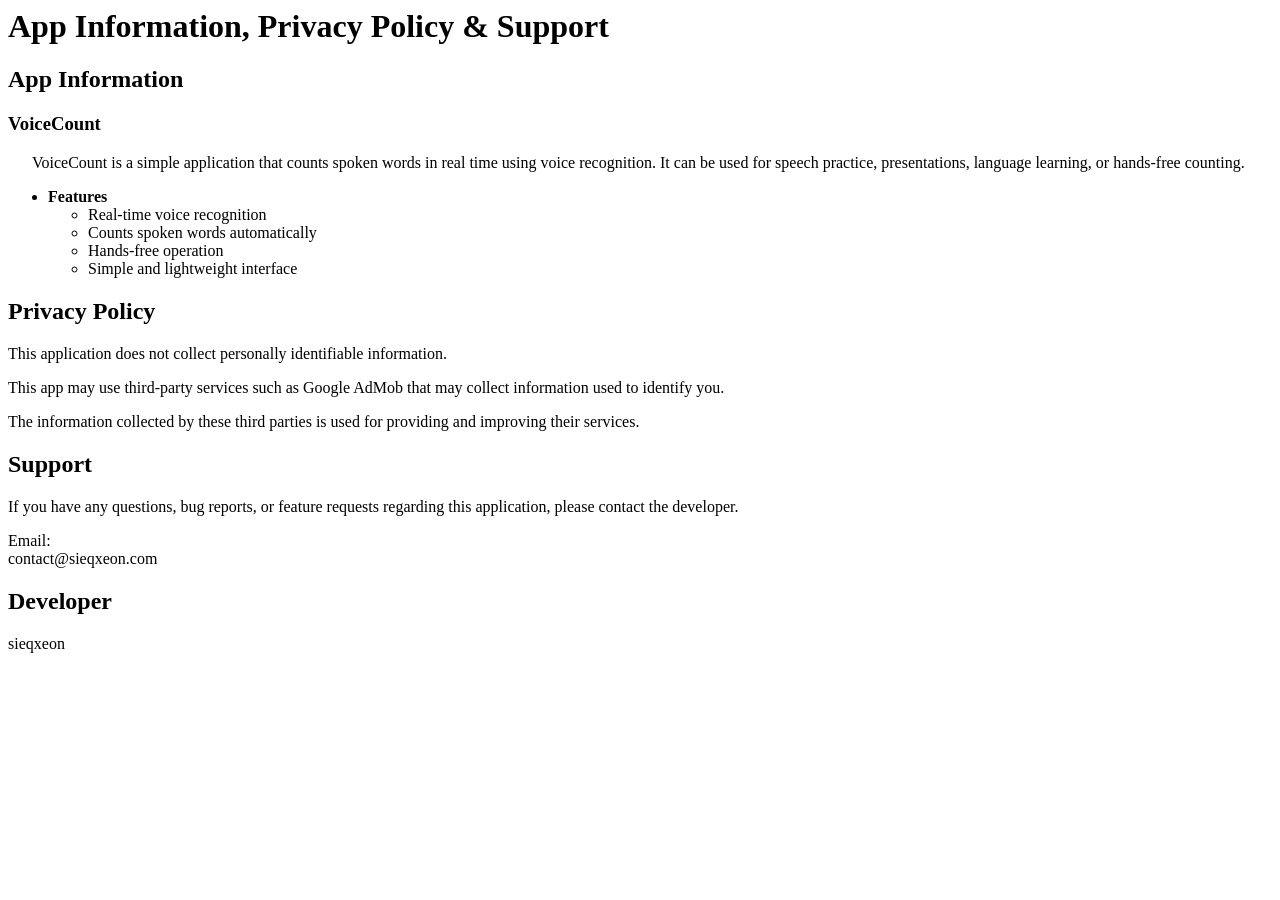
<file: privacy-policy/voicecount.html>
<html>
<head>
<meta charset="utf-8">
<meta name="viewport" content="width=device-width, initial-scale=1.0">
<title>Policy, Support & App Information</title>
<link rel="canonical" href="https://sieqxeon.com/privacy-policy/voicecount.html">
</head>

<body>

<h1>App Information, Privacy Policy & Support</h1>

<h2>App Information</h2>

<h3>VoiceCount</h3>

<p style="text-indent:1.5em;">
VoiceCount is a simple application that counts spoken words in real time using voice recognition.
It can be used for speech practice, presentations, language learning, or hands-free counting.
</p>

<ul>
<li><b>Features</b>
    <ul>
        <li>Real-time voice recognition</li>
        <li>Counts spoken words automatically</li>
        <li>Hands-free operation</li>
        <li>Simple and lightweight interface</li>
    </ul>
</li>
</ul>

<h2>Privacy Policy</h2>

<p>This application does not collect personally identifiable information.</p>

<p>This app may use third-party services such as Google AdMob that may collect information used to identify you.</p>

<p>The information collected by these third parties is used for providing and improving their services.</p>

<h2>Support</h2>

<p>If you have any questions, bug reports, or feature requests regarding this application, please contact the developer.</p>

<p>Email:<br>
contact@sieqxeon.com
</p>

<h2>Developer</h2>

<p>sieqxeon</p>

</body>
</html>
</file>
<file: style.css>
:root {
  --color-bg: #ffffff;
  --color-bg-alt: #f6f7f9;
  --color-text: #1c1f24;
  --color-text-muted: #5b6169;
  --color-border: #e3e5e8;
  --color-accent: #2f6fed;
  --color-accent-dark: #1f4fb0;
  --color-badge-live: #1e8e5a;
  --color-badge-soon: #b26a00;
  --color-card-shadow: rgba(28, 31, 36, 0.08);
  --max-width: 880px;
  --radius: 14px;
}

@media (prefers-color-scheme: dark) {
  :root {
    --color-bg: #15171b;
    --color-bg-alt: #1b1e23;
    --color-text: #eef0f2;
    --color-text-muted: #9aa0a8;
    --color-border: #2a2d33;
    --color-accent: #6d9bff;
    --color-accent-dark: #a8c4ff;
    --color-badge-live: #4fcf96;
    --color-badge-soon: #e0a94a;
    --color-card-shadow: rgba(0, 0, 0, 0.35);
  }

  .app-icon {
    background: var(--color-bg-alt);
  }
}

* {
  box-sizing: border-box;
}

html {
  scroll-behavior: smooth;
}

body {
  margin: 0;
  font-family: -apple-system, BlinkMacSystemFont, "Hiragino Sans", "Yu Gothic UI",
    "Segoe UI", Roboto, sans-serif;
  color: var(--color-text);
  background: var(--color-bg);
  line-height: 1.75;
  -webkit-font-smoothing: antialiased;
}

a {
  color: var(--color-accent);
  text-decoration: none;
}

a:hover {
  text-decoration: underline;
}

.wrap {
  max-width: var(--max-width);
  margin: 0 auto;
  padding: 0 24px;
}

header.site-header {
  border-bottom: 1px solid var(--color-border);
  padding: 20px 0;
}

header.site-header .wrap {
  display: flex;
  align-items: center;
  justify-content: space-between;
}

.brand {
  font-weight: 700;
  font-size: 1.05rem;
  letter-spacing: 0.02em;
  color: var(--color-text);
}

nav.site-nav a {
  margin-left: 20px;
  color: var(--color-text-muted);
  font-size: 0.92rem;
}

nav.site-nav a:hover {
  color: var(--color-accent);
}

.hero {
  padding: 72px 0 56px;
  border-bottom: 1px solid var(--color-border);
  background: linear-gradient(180deg, var(--color-bg-alt), var(--color-bg));
}

.hero h1 {
  font-size: 2.1rem;
  margin: 0 0 14px;
  letter-spacing: 0.01em;
}

.hero p {
  color: var(--color-text-muted);
  font-size: 1.02rem;
  max-width: 640px;
  margin: 0 0 24px;
}

.btn-primary {
  display: inline-block;
  background: var(--color-accent);
  color: #fff;
  font-weight: 600;
  font-size: 0.92rem;
  padding: 10px 20px;
  border-radius: 999px;
  transition: background 0.15s ease, transform 0.15s ease;
}

.btn-primary:hover {
  background: var(--color-accent-dark);
  text-decoration: none;
  transform: translateY(-1px);
}

section {
  padding: 56px 0;
}

section + section {
  border-top: 1px solid var(--color-border);
}

section h2 {
  font-size: 1.4rem;
  margin: 0 0 28px;
}

.app-grid {
  display: grid;
  grid-template-columns: 1fr;
  gap: 20px;
}

@media (min-width: 640px) {
  .app-grid {
    grid-template-columns: 1fr 1fr;
  }
}

.app-card {
  border: 1px solid var(--color-border);
  border-radius: var(--radius);
  padding: 24px;
  background: var(--color-bg);
  display: flex;
  flex-direction: column;
  gap: 12px;
  transition: transform 0.15s ease, box-shadow 0.15s ease;
}

.app-card:hover {
  transform: translateY(-3px);
  box-shadow: 0 10px 28px var(--color-card-shadow);
}

.app-card h3 {
  margin: 0;
  font-size: 1.1rem;
}

.app-head {
  display: flex;
  align-items: center;
  gap: 12px;
}

.app-icon {
  width: 48px;
  height: 48px;
  border-radius: 12px;
  flex-shrink: 0;
  object-fit: cover;
  background: var(--color-bg-alt);
  border: 1px solid var(--color-border);
}

.badge {
  display: inline-block;
  font-size: 0.72rem;
  font-weight: 600;
  padding: 3px 10px;
  border-radius: 999px;
  width: fit-content;
}

.badge.live {
  background: rgba(30, 142, 90, 0.12);
  color: var(--color-badge-live);
}

.badge.soon {
  background: rgba(178, 106, 0, 0.12);
  color: var(--color-badge-soon);
}

.platform-status {
  display: flex;
  flex-wrap: wrap;
  gap: 8px;
}

.app-card p {
  margin: 0;
  color: var(--color-text-muted);
  font-size: 0.94rem;
}

.app-card .platforms {
  font-size: 0.82rem;
  color: var(--color-text-muted);
}

.app-links {
  margin-top: auto;
  display: flex;
  flex-direction: column;
  align-items: flex-start;
  gap: 8px;
  font-size: 0.82rem;
}

.store-row {
  display: flex;
  flex-wrap: wrap;
  gap: 8px;
}

.app-links a {
  border: 1px solid var(--color-border);
  border-radius: 999px;
  padding: 6px 14px;
  color: var(--color-text);
  transition: border-color 0.15s ease, color 0.15s ease, background 0.15s ease;
}

.app-links a:hover {
  border-color: var(--color-accent);
  color: var(--color-accent);
  background: var(--color-bg-alt);
  text-decoration: none;
}

.app-links a.store {
  display: inline-flex;
  align-items: center;
  gap: 7px;
  border: 1px solid transparent;
  background: #111317;
  color: #fff;
  padding: 7px 16px 7px 12px;
  font-weight: 600;
}

.app-links a.store svg {
  width: 16px;
  height: 16px;
  flex-shrink: 0;
}

.app-links a.store:hover {
  background: #2a2d33;
  border-color: transparent;
  color: #fff;
}

.app-links a.store.googleplay {
  background: #1a73e8;
}

.app-links a.store.googleplay:hover {
  background: #3384ec;
}

.updates-list {
  list-style: none;
  margin: 0;
  padding: 0;
  display: flex;
  flex-direction: column;
  gap: 14px;
}

.updates-list li {
  display: flex;
  gap: 16px;
  align-items: baseline;
  padding-bottom: 14px;
  border-bottom: 1px solid var(--color-border);
}

.updates-list li:last-child {
  border-bottom: none;
  padding-bottom: 0;
}

.updates-list time {
  flex-shrink: 0;
  width: 92px;
  color: var(--color-text-muted);
  font-size: 0.82rem;
  font-variant-numeric: tabular-nums;
}

.updates-list span {
  font-size: 0.94rem;
}

.about-list {
  padding-left: 1.1em;
  color: var(--color-text-muted);
  margin: 0;
}

.about-list li {
  margin-bottom: 8px;
}

.contact-box {
  border: 1px solid var(--color-border);
  border-radius: var(--radius);
  padding: 24px;
  background: var(--color-bg-alt);
}

.contact-box p {
  margin: 0 0 8px;
}

.contact-box .email {
  font-size: 1.05rem;
  font-weight: 600;
}

footer.site-footer {
  border-top: 1px solid var(--color-border);
  padding: 28px 0 40px;
  color: var(--color-text-muted);
  font-size: 0.85rem;
}

footer.site-footer .wrap {
  display: flex;
  flex-wrap: wrap;
  gap: 6px 18px;
  justify-content: space-between;
  align-items: center;
}

footer.site-footer a {
  color: var(--color-text-muted);
}

.doc-page section {
  padding: 40px 0;
}

.doc-page h1 {
  font-size: 1.6rem;
  margin: 40px 0 8px;
}

.doc-page .lead {
  color: var(--color-text-muted);
  margin-bottom: 0;
}

table.tokushoho {
  width: 100%;
  border-collapse: collapse;
  margin-top: 8px;
}

table.tokushoho th,
table.tokushoho td {
  text-align: left;
  padding: 14px 12px;
  border-top: 1px solid var(--color-border);
  vertical-align: top;
}

table.tokushoho th {
  width: 32%;
  color: var(--color-text-muted);
  font-weight: 600;
  font-size: 0.92rem;
}

.placeholder {
  color: var(--color-badge-soon);
  background: rgba(178, 106, 0, 0.1);
  padding: 1px 6px;
  border-radius: 4px;
  font-size: 0.92em;
}

.back-link {
  display: inline-block;
  margin-top: 32px;
  font-size: 0.9rem;
}
</file>
